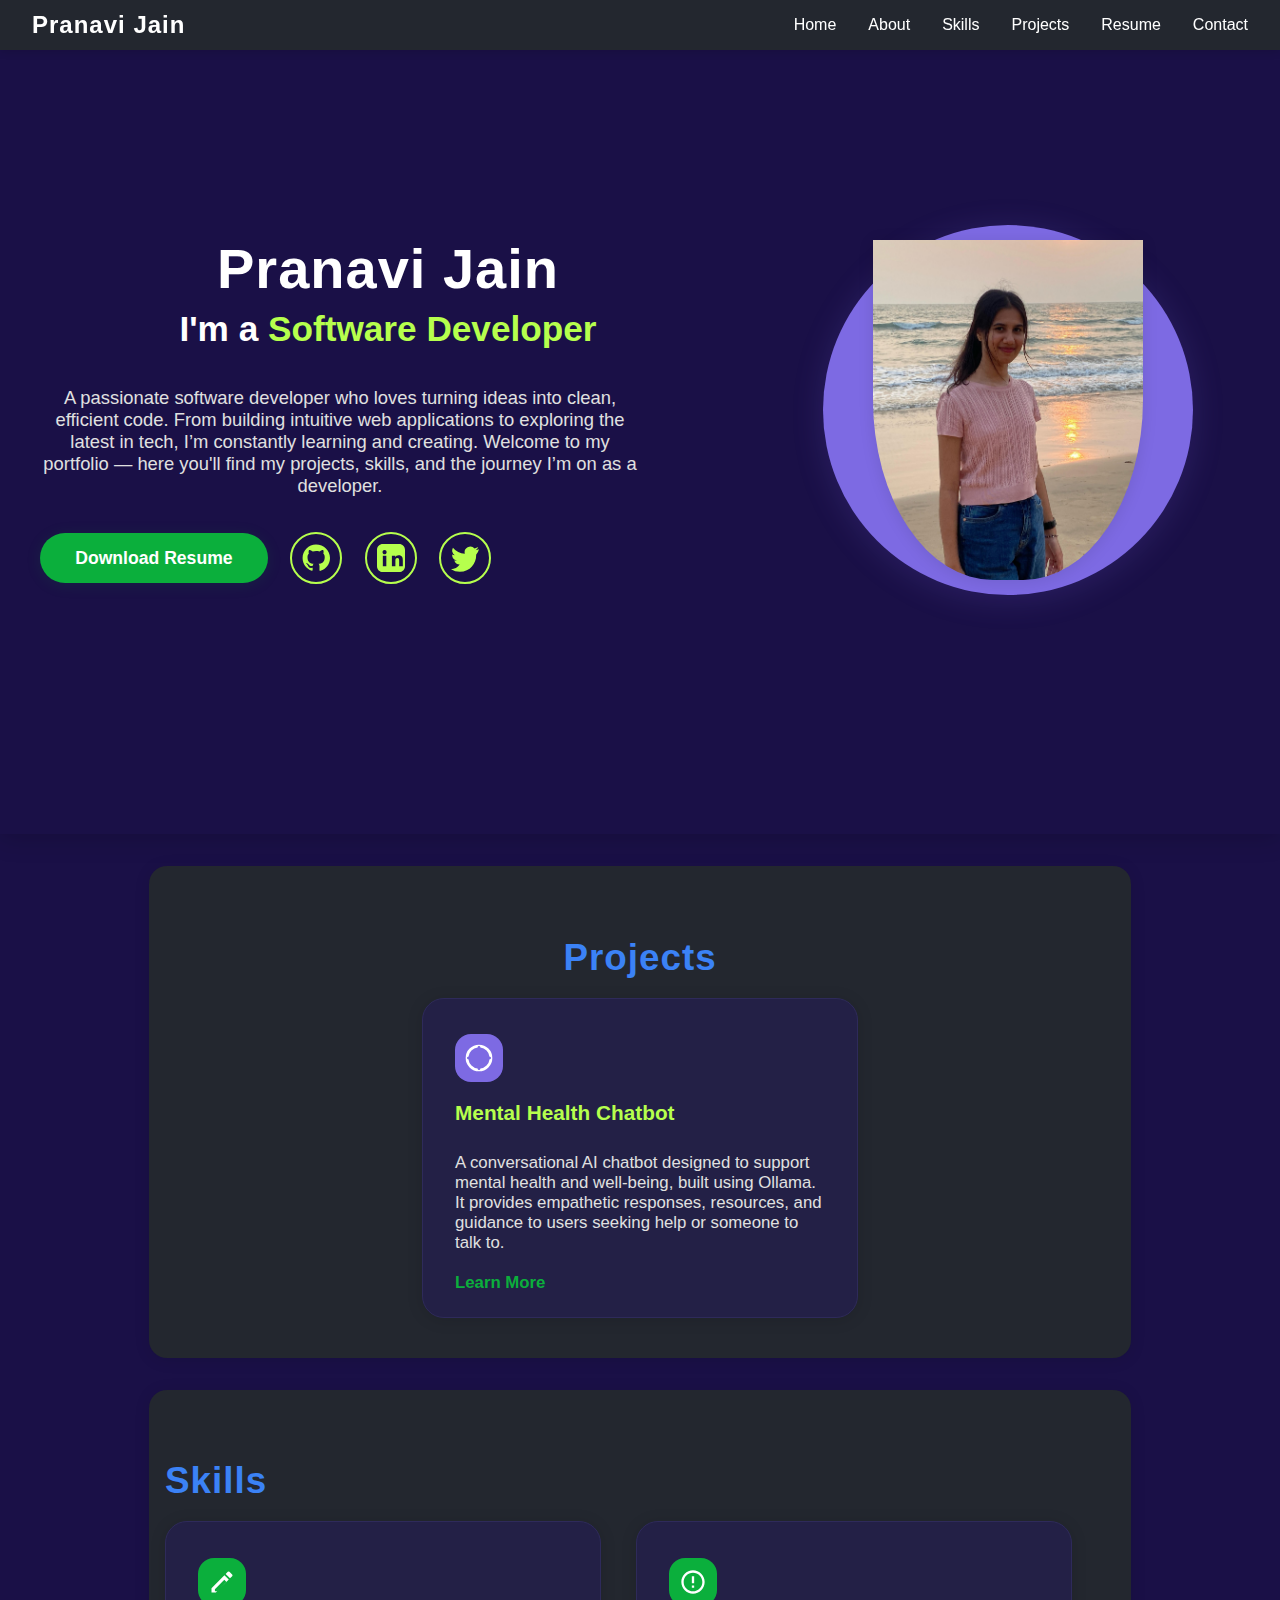
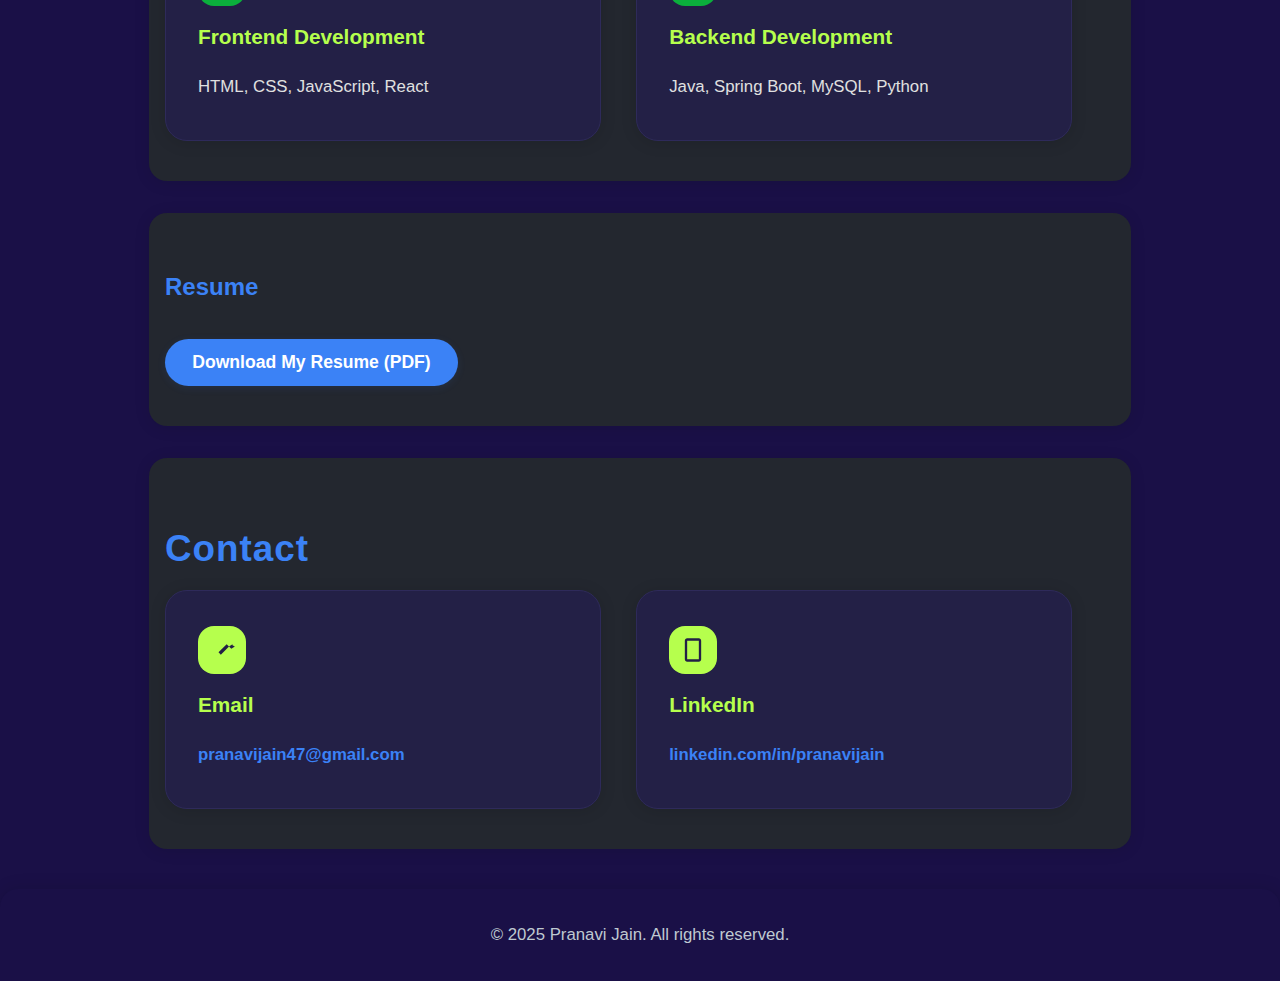
<file: codsoft_task1/index.html>
<!DOCTYPE html>
<html lang="en">
<head>
    <meta charset="UTF-8">
    <meta name="viewport" content="width=device-width, initial-scale=1.0">
    <title>Pranavi Jain | Portfolio</title>
    <link rel="stylesheet" href="styles.css">
</head>
<body>
    <nav>
        <div class="logo">Pranavi Jain</div>
        <ul>
            <li><a href="#home">Home</a></li>
            <li><a href="#about">About</a></li>
            <li><a href="#skills">Skills</a></li>
            <li><a href="#projects">Projects</a></li>
            <li><a href="#resume">Resume</a></li>
            <li><a href="#contact">Contact</a></li>
        </ul>
    </nav>
    <header id="home" class="hero-section">
        <div class="hero-content">
            <div class="hero-text">
                <h1>Pranavi Jain</h1>
                <h2>I'm a <span class="highlight">Software Developer</span></h2>
                <p class="hero-bio">A passionate software developer who loves turning ideas into clean, efficient code. From building intuitive web applications to exploring the latest in tech, I’m constantly learning and creating. Welcome to my portfolio — here you'll find my projects, skills, and the journey I’m on as a developer.</p>
                <div class="hero-actions">
                    <a href="resume.pdf" class="resume-btn" download>Download Resume</a>
                    <a href="https://github.com/" class="social-icon" target="_blank" aria-label="GitHub"><svg width="28" height="28" fill="currentColor" viewBox="0 0 24 24"><path d="M12 .5C5.73.5.5 5.73.5 12c0 5.08 3.29 9.39 7.86 10.91.58.11.79-.25.79-.56 0-.28-.01-1.02-.02-2-3.2.7-3.88-1.54-3.88-1.54-.53-1.34-1.3-1.7-1.3-1.7-1.06-.72.08-.71.08-.71 1.17.08 1.78 1.2 1.78 1.2 1.04 1.78 2.73 1.27 3.4.97.11-.75.41-1.27.74-1.56-2.55-.29-5.23-1.28-5.23-5.7 0-1.26.45-2.29 1.19-3.1-.12-.29-.52-1.46.11-3.05 0 0 .97-.31 3.18 1.18a11.1 11.1 0 0 1 2.9-.39c.98 0 1.97.13 2.9.39 2.2-1.49 3.17-1.18 3.17-1.18.63 1.59.23 2.76.11 3.05.74.81 1.19 1.84 1.19 3.1 0 4.43-2.69 5.41-5.25 5.7.42.36.79 1.09.79 2.2 0 1.59-.01 2.87-.01 3.26 0 .31.21.68.8.56C20.71 21.39 24 17.08 24 12c0-6.27-5.23-11.5-12-11.5z"/></svg></a>
                    <a href="https://linkedin.com/" class="social-icon" target="_blank" aria-label="LinkedIn"><svg width="28" height="28" fill="currentColor" viewBox="0 0 24 24"><path d="M19 0h-14c-2.76 0-5 2.24-5 5v14c0 2.76 2.24 5 5 5h14c2.76 0 5-2.24 5-5v-14c0-2.76-2.24-5-5-5zm-11 19h-3v-9h3v9zm-1.5-10.28c-.97 0-1.75-.79-1.75-1.75s.78-1.75 1.75-1.75 1.75.79 1.75 1.75-.78 1.75-1.75 1.75zm15.5 10.28h-3v-4.5c0-1.08-.02-2.47-1.5-2.47-1.5 0-1.73 1.17-1.73 2.39v4.58h-3v-9h2.88v1.23h.04c.4-.75 1.38-1.54 2.84-1.54 3.04 0 3.6 2 3.6 4.59v4.72z"/></svg></a>
                    <a href="https://twitter.com/" class="social-icon" target="_blank" aria-label="Twitter"><svg width="28" height="28" fill="currentColor" viewBox="0 0 24 24"><path d="M24 4.56c-.88.39-1.83.65-2.82.77a4.93 4.93 0 0 0 2.16-2.72c-.95.56-2 .97-3.13 1.19a4.92 4.92 0 0 0-8.39 4.48A13.97 13.97 0 0 1 1.67 3.15a4.92 4.92 0 0 0 1.52 6.57c-.8-.02-1.56-.25-2.22-.62v.06a4.93 4.93 0 0 0 3.95 4.83c-.39.11-.8.17-1.22.17-.3 0-.58-.03-.86-.08a4.93 4.93 0 0 0 4.6 3.42A9.87 9.87 0 0 1 0 21.54a13.94 13.94 0 0 0 7.56 2.22c9.05 0 14-7.5 14-14 0-.21 0-.42-.02-.63A10.02 10.02 0 0 0 24 4.56z"/></svg></a>
                </div>
            </div>
            <div class="hero-image">
                <div class="hero-img-bg">
                    <img src="pranavi photo.jpg" alt="Pranavi Jain" class="profile-img">
                </div>
            </div>
        </div>
    </header>
    <section id="projects" class="section-cards">
        <h2 class="section-title">Projects</h2>
        <div class="cards-container">
            <div class="card project-card">
                <div class="card-icon"><svg width="32" height="32" fill="currentColor" viewBox="0 0 24 24"><path d="M12 2a10 10 0 1 0 10 10A10.011 10.011 0 0 0 12 2zm1 17.93V20a1 1 0 0 1-2 0v-.07A8.014 8.014 0 0 1 4.07 13H4a1 1 0 0 1 0-2h.07A8.014 8.014 0 0 1 11 4.07V4a1 1 0 0 1 2 0v.07A8.014 8.014 0 0 1 19.93 11H20a1 1 0 0 1 0 2h-.07A8.014 8.014 0 0 1 13 19.93z"/></svg></div>
                <h3>Mental Health Chatbot</h3>
                <p>A conversational AI chatbot designed to support mental health and well-being, built using Ollama. It provides empathetic responses, resources, and guidance to users seeking help or someone to talk to.</p>
                <a href="#" class="card-link">Learn More</a>
            </div>
        </div>
    </section>
    <section id="skills" class="section-cards">
        <h2 class="section-title">Skills</h2>
        <div class="cards-container">
            <div class="card skill-card">
                <div class="card-icon"><svg width="28" height="28" fill="currentColor" viewBox="0 0 24 24"><path d="M3 17.25V21h3.75l11.06-11.06-3.75-3.75L3 17.25zm2.92.92l8.06-8.06 1.83 1.83-8.06 8.06H5.92v-1.83zM20.71 7.04a1.003 1.003 0 0 0 0-1.42l-2.34-2.34a1.003 1.003 0 0 0-1.42 0l-1.83 1.83 3.75 3.75 1.84-1.82z"/></svg></div>
                <h3>Frontend Development</h3>
                <p>HTML, CSS, JavaScript, React</p>
            </div>
            <div class="card skill-card">
                <div class="card-icon"><svg width="28" height="28" fill="currentColor" viewBox="0 0 24 24"><path d="M12 2C6.48 2 2 6.48 2 12s4.48 10 10 10 10-4.48 10-10S17.52 2 12 2zm0 18c-4.41 0-8-3.59-8-8s3.59-8 8-8 8 3.59 8 8-3.59 8-8 8zm-1-13h2v6h-2zm0 8h2v2h-2z"/></svg></div>
                <h3>Backend Development</h3>
                <p>Java, Spring Boot, MySQL, Python</p>
            </div>
        </div>
    </section>
    <section id="resume">
        <h2>Resume</h2>
        <a href="resume.pdf" download>Download My Resume (PDF)</a>
    </section>
    <section id="contact" class="section-cards">
        <h2 class="section-title">Contact</h2>
        <div class="cards-container">
            <div class="card contact-card">
                <div class="card-icon"><svg width="28" height="28" fill="currentColor" viewBox="0 0 24 24"><path d="M21 8V7l-3 2-2-2-7 7 2 2 7-7 2 2 3-2z"/></svg></div>
                <h3>Email</h3>
                <p><a href="mailto:pranavijain47@gmail.com">pranavijain47@gmail.com</a></p>
            </div>
            <div class="card contact-card">
                <div class="card-icon"><svg width="28" height="28" fill="currentColor" viewBox="0 0 24 24"><path d="M17 2H7C5.9 2 5 2.9 5 4v16c0 1.1.9 2 2 2h10c1.1 0 2-.9 2-2V4c0-1.1-.9-2-2-2zm0 18H7V4h10v16z"/></svg></div>
                <h3>LinkedIn</h3>
                <p><a href="https://linkedin.com/" target="_blank">linkedin.com/in/pranavijain</a></p>
            </div>
        </div>
    </section>
    <footer>
        <p>&copy; 2025 Pranavi Jain. All rights reserved.</p>
    </footer>
</body>
</html>
</file>
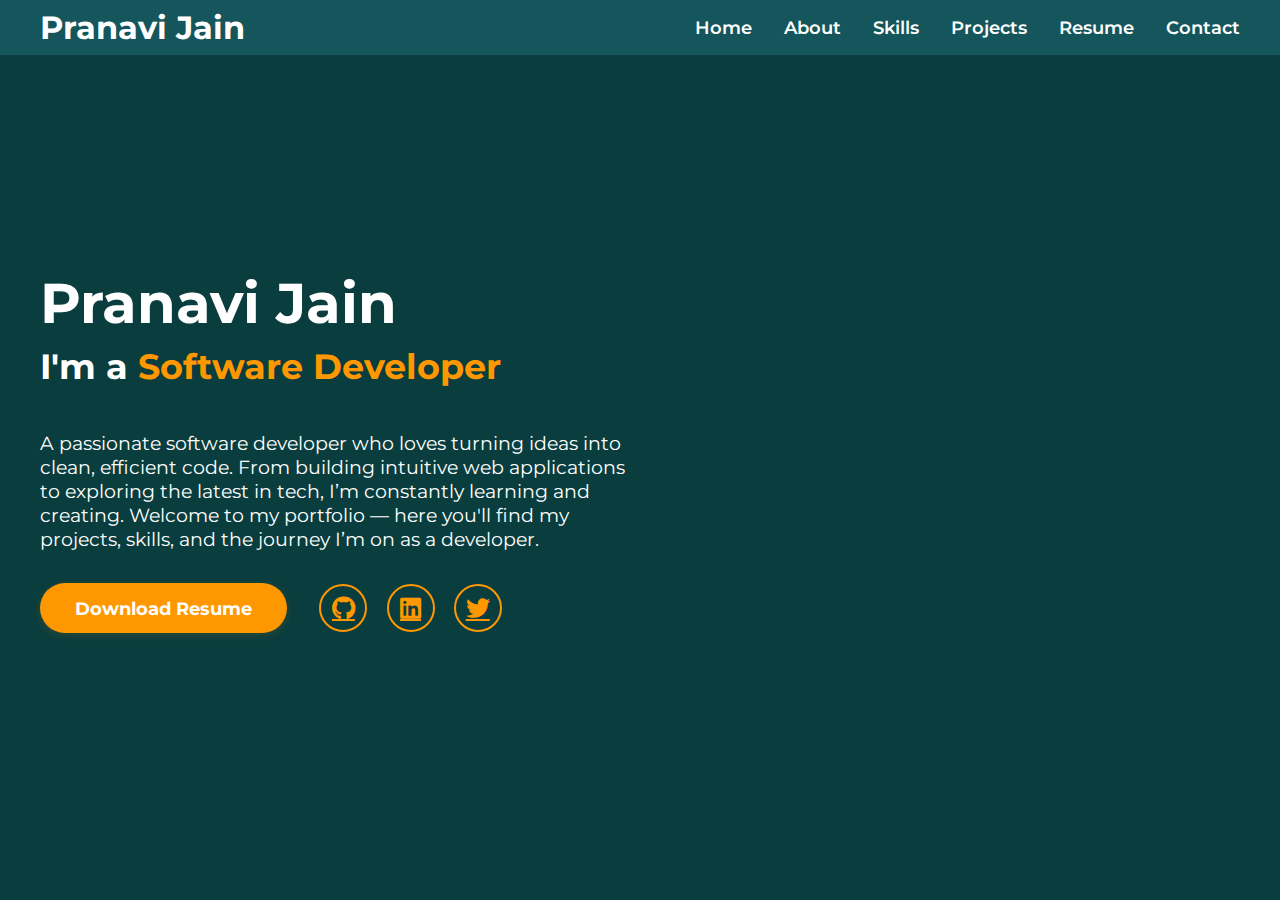
<file: codsoft_task2/index.html>
<!DOCTYPE html>
<html lang="en">
<head>
    <meta charset="UTF-8">
    <meta name="viewport" content="width=device-width, initial-scale=1.0">
    <title>Pranavi Jain | Portfolio</title>
    <link rel="stylesheet" href="styles.css">
    <link rel="preconnect" href="https://fonts.googleapis.com">
    <link rel="preconnect" href="https://fonts.gstatic.com" crossorigin>
    <link href="https://fonts.googleapis.com/css2?family=Montserrat:wght@400;700&display=swap" rel="stylesheet">
    <link rel="stylesheet" href="https://cdnjs.cloudflare.com/ajax/libs/font-awesome/5.15.4/css/all.min.css">
</head>
<body>
    <header>
        <nav class="navbar">
            <div class="logo">Pranavi Jain</div>
            <ul class="nav-links">
                <li><a href="#home">Home</a></li>
                <li><a href="#about">About</a></li>
                <li><a href="#skills">Skills</a></li>
                <li><a href="#projects">Projects</a></li>
                <li><a href="#resume">Resume</a></li>
                <li><a href="#contact">Contact</a></li>
            </ul>
        </nav>
    </header>
    <main>
        <section class="hero" id="home">
            <div class="hero-content">
                <h1>Pranavi Jain</h1>
                <h2>I'm a <span class="highlight">Software Developer</span></h2>
                <p>A passionate software developer who loves turning ideas into clean, efficient code. From building intuitive web applications to exploring the latest in tech, I’m constantly learning and creating. Welcome to my portfolio — here you'll find my projects, skills, and the journey I’m on as a developer.</p>
                <div class="hero-buttons">
                    <a href="#resume" class="btn">Download Resume</a>
                    <div class="social-icons">
                        <a href="#" title="GitHub"><i class="fab fa-github"></i></a>
                        <a href="#" title="LinkedIn"><i class="fab fa-linkedin"></i></a>
                        <a href="#" title="Twitter"><i class="fab fa-twitter"></i></a>
                    </div>
                </div>
            </div>
        </section>
    </main>
</body>
</html>
</file>
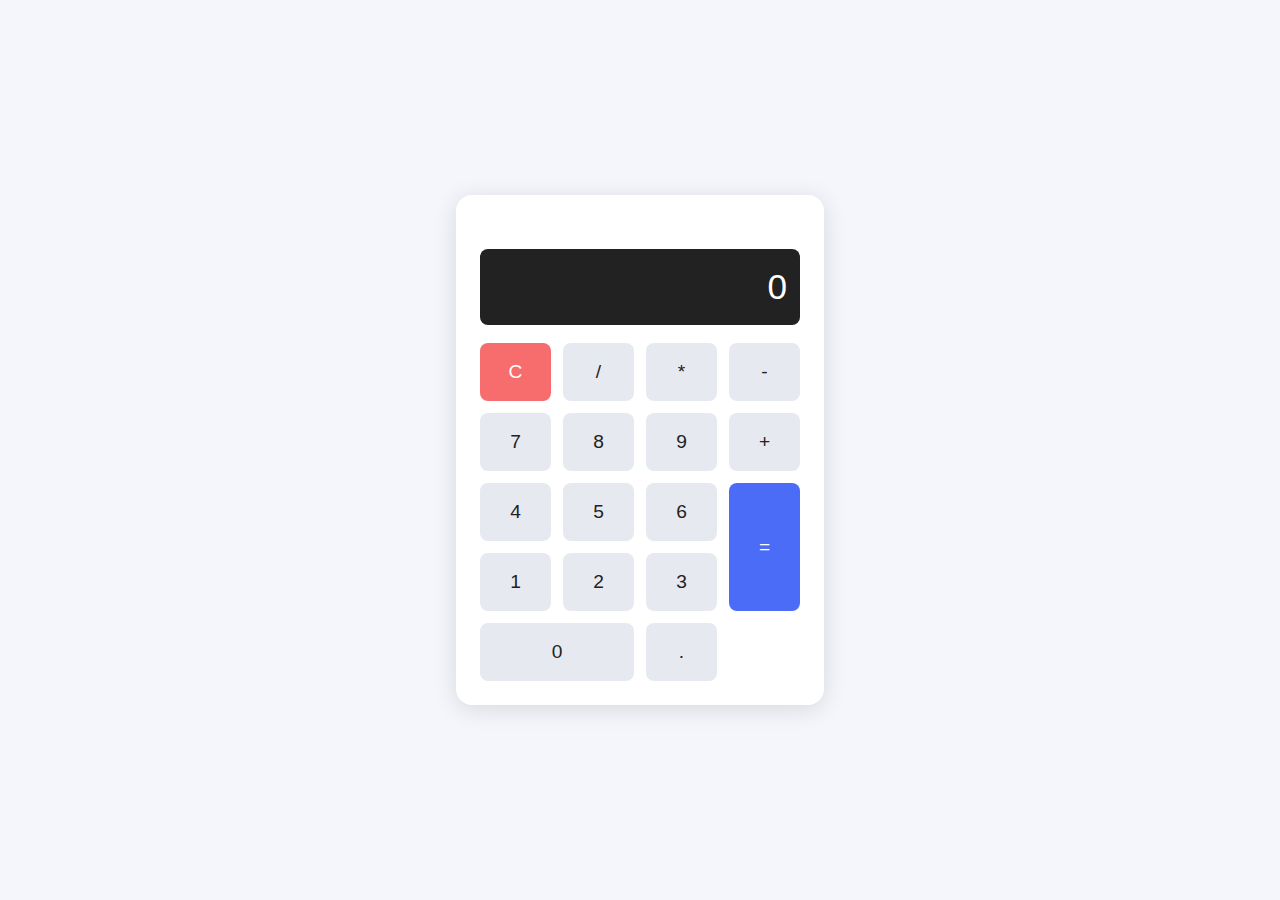
<file: codsoft_task3/index.html>
<!DOCTYPE html>
<html lang="en">
<head>
    <meta charset="UTF-8">
    <meta name="viewport" content="width=device-width, initial-scale=1.0">
    <title>Calculator</title>
    <link rel="stylesheet" href="styles.css">
</head>
<body>
    <div class="calculator">
        <div class="calculator-operation" id="operation"></div>
        <div class="calculator-display" id="display">0</div>
        <div class="calculator-buttons">
            <button class="btn" data-action="clear">C</button>
            <button class="btn" data-action="divide">/</button>
            <button class="btn" data-action="multiply">*</button>
            <button class="btn" data-action="subtract">-</button>
            <button class="btn" data-number="7">7</button>
            <button class="btn" data-number="8">8</button>
            <button class="btn" data-number="9">9</button>
            <button class="btn" data-action="add">+</button>
            <button class="btn" data-number="4">4</button>
            <button class="btn" data-number="5">5</button>
            <button class="btn" data-number="6">6</button>
            <button class="btn" data-action="equals" rowspan="2">=</button>
            <button class="btn" data-number="1">1</button>
            <button class="btn" data-number="2">2</button>
            <button class="btn" data-number="3">3</button>
            <button class="btn" data-number="0" style="grid-column: span 2;">0</button>
            <button class="btn" data-number=".">.</button>
        </div>
    </div>
    <script src="script.js"></script>
</body>
</html>
</file>
<file: codsoft_task1/styles.css>
body {
    font-family: 'Segoe UI', Tahoma, Geneva, Verdana, sans-serif;
    margin: 0;
    padding: 0;
    background: #1a1047;
    color: #fff;
}
nav {
    background: #23272f;
    display: flex;
    justify-content: space-between;
    align-items: center;
    padding: 0.7rem 2.5vw;
    position: sticky;
    top: 0;
    z-index: 100;
    box-shadow: 0 2px 8px rgba(0,0,0,0.12);
}
nav .logo {
    font-size: 1.5rem;
    font-weight: 700;
    letter-spacing: 1px;
    color: #fff;
}
nav ul {
    list-style: none;
    display: flex;
    gap: 2rem;
    margin: 0;
    padding: 0;
}
nav ul li a {
    color: #fff;
    text-decoration: none;
    font-weight: 500;
    font-size: 1rem;
    transition: color 0.2s;
}
nav ul li a:hover {
    color: #3b82f6;
}
header {
    background: #23272f;
    color: #fff;
    padding: 3.5rem 0 2.5rem 0;
    text-align: center;
    box-shadow: 0 4px 24px rgba(0,0,0,0.18);
}
header h1 {
    margin: 0;
    font-size: 3rem;
    letter-spacing: 2px;
    font-weight: 800;
}
.tagline {
    font-size: 1.3rem;
    margin-top: 1.2rem;
    font-style: italic;
    color: #bfc9d1;
}
.hero-btn {
    margin-top: 2rem;
    background: #3b82f6;
    color: #fff;
    border: none;
    padding: 0.9rem 2.2rem;
    border-radius: 30px;
    font-size: 1.1rem;
    font-weight: 700;
    cursor: pointer;
    box-shadow: 0 2px 8px rgba(59,130,246,0.10);
    transition: background 0.2s, transform 0.2s;
}
.hero-btn:hover {
    background: #2563eb;
    transform: translateY(-2px) scale(1.04);
}
.hero-section {
    background: #1a1047;
    padding: 0 0 4rem 0;
    min-height: 80vh;
    display: flex;
    align-items: center;
    justify-content: center;
}
.hero-content {
    display: flex;
    align-items: center;
    justify-content: space-between;
    max-width: 1200px;
    margin: 0 auto;
    width: 100%;
    gap: 2.5rem;
}
.hero-text {
    flex: 1 1 60%;
    display: flex;
    flex-direction: column;
    justify-content: center;
}
.hero-text h1 {
    font-size: 3.5rem;
    font-weight: 900;
    margin: 0 0 0.5rem 0;
    color: #fff;
    letter-spacing: 1px;
}
.hero-text h2 {
    font-size: 2.2rem;
    font-weight: 700;
    margin: 0 0 1.2rem 0;
    color: #fff;
}
.hero-text .highlight {
    color: #b6ff4d;
}
.hero-bio {
    font-size: 1.15rem;
    color: #e0e0e0;
    margin-bottom: 2.2rem;
    max-width: 600px;
}
.hero-actions {
    display: flex;
    align-items: center;
    gap: 1.2rem;
}
.resume-btn {
    background: #0baf3c;
    color: #fff;
    font-weight: 700;
    font-size: 1.1rem;
    padding: 0.9rem 2.2rem;
    border-radius: 30px;
    text-decoration: none;
    box-shadow: 0 2px 16px rgba(11,175,60,0.10);
    border: none;
    transition: background 0.2s, box-shadow 0.2s, transform 0.2s;
    outline: none;
    cursor: pointer;
}
.resume-btn:hover {
    background: #0a8c2c;
    box-shadow: 0 4px 24px rgba(11,175,60,0.18);
    transform: translateY(-2px) scale(1.04);
}
.social-icon {
    display: flex;
    align-items: center;
    justify-content: center;
    width: 48px;
    height: 48px;
    border-radius: 50%;
    border: 2px solid #b6ff4d;
    color: #b6ff4d;
    background: transparent;
    font-size: 1.5rem;
    margin-left: 0.2rem;
    transition: background 0.2s, color 0.2s, border 0.2s, transform 0.2s;
}
.social-icon:hover {
    background: #b6ff4d;
    color: #1a1047;
    border: 2px solid #0baf3c;
    transform: scale(1.08);
}
.hero-image {
    flex: 1 1 40%;
    display: flex;
    align-items: center;
    justify-content: center;
}
.hero-img-bg {
    background: #7d6ae3;
    border-radius: 50%;
    width: 370px;
    height: 370px;
    display: flex;
    align-items: center;
    justify-content: center;
    box-shadow: 0 4px 32px rgba(125,106,227,0.18);
}
.hero-img-bg .profile-img {
    width: 270px;
    height: 340px;
    border-radius: 0 0 120px 120px/0 0 180px 180px;
    object-fit: cover;
    background: #fff;
    border: none;
    box-shadow: 0 2px 16px rgba(0,0,0,0.10);
}
#about {
    display: flex;
    align-items: center;
    justify-content: center;
    padding: 3rem 1rem 2rem 1rem;
    background: #23272f;
    gap: 2.5rem;
    border-radius: 18px;
    box-shadow: 0 2px 16px rgba(0,0,0,0.10);
    margin: 2rem auto 1.5rem auto;
    max-width: 950px;
}
.profile-img {
    width: 180px;
    height: 180px;
    border-radius: 50%;
    object-fit: cover;
    border: 5px solid #3b82f6;
    box-shadow: 0 2px 16px rgba(59,130,246,0.10);
    background: #181a20;
}
.bio {
    max-width: 540px;
}
.bio h2 {
    color: #3b82f6;
    margin-bottom: 0.7rem;
}
#skills, #projects, #resume, #contact {
    padding: 2.5rem 1rem;
    background: #23272f;
    margin: 2rem auto;
    border-radius: 18px;
    max-width: 950px;
    box-shadow: 0 2px 16px rgba(0,0,0,0.10);
}
#skills h2, #projects h2, #resume h2, #contact h2 {
    color: #3b82f6;
    margin-bottom: 1.2rem;
}
#skills ul {
    list-style: none;
    padding: 0;
    display: flex;
    gap: 1.5rem;
    flex-wrap: wrap;
    justify-content: flex-start;
}
#skills li {
    background: #323846;
    color: #fff;
    padding: 0.7rem 1.5rem;
    border-radius: 22px;
    font-weight: 600;
    font-size: 1.05rem;
    box-shadow: 0 1px 6px rgba(59,130,246,0.10);
    transition: background 0.15s, transform 0.15s;
}
#skills li:hover {
    background: #3b82f6;
    color: #fff;
    transform: translateY(-3px) scale(1.05);
}
#projects {
    display: flex;
    flex-direction: column;
    align-items: center;
    background: #23272f;
}
.project {
    background: #181a20;
    border-radius: 14px;
    box-shadow: 0 2px 16px rgba(0,0,0,0.13);
    margin: 1.5rem 0;
    padding: 1.5rem;
    max-width: 440px;
    width: 100%;
    text-align: center;
    border: 1.5px solid #23272f;
    transition: box-shadow 0.2s, transform 0.2s;
}
.project:hover {
    box-shadow: 0 8px 32px rgba(59,130,246,0.18);
    transform: translateY(-4px) scale(1.02);
}
.project img {
    width: 100%;
    max-width: 350px;
    border-radius: 10px;
    margin-bottom: 0.7rem;
    box-shadow: 0 1px 8px rgba(59,130,246,0.10);
    background: #23272f;
}
#resume a {
    display: inline-block;
    margin-top: 1.2rem;
    background: #3b82f6;
    color: #fff;
    padding: 0.8rem 1.7rem;
    border-radius: 25px;
    text-decoration: none;
    font-weight: 700;
    font-size: 1.1rem;
    box-shadow: 0 2px 8px rgba(59,130,246,0.10);
    transition: background 0.2s, color 0.2s, box-shadow 0.2s;
}
#resume a:hover {
    background: #2563eb;
    color: #fff;
    box-shadow: 0 4px 16px rgba(59,130,246,0.18);
}
#contact a {
    color: #3b82f6;
    text-decoration: none;
    font-weight: 600;
    transition: color 0.2s;
}
#contact a:hover {
    color: #fff;
    text-decoration: underline;
}
footer {
    background: #1a1047;
    color: #bfc9d1;
    text-align: center;
    padding: 1.2rem 0;
    margin-top: 2.5rem;
    font-size: 1.05rem;
    border-top-left-radius: 18px;
    border-top-right-radius: 18px;
    box-shadow: 0 -2px 16px rgba(0,0,0,0.10);
}
.section-cards {
    margin: 0 auto 3rem auto;
    padding: 0 0 2rem 0;
    max-width: 1100px;
    background: #1a1047;
    border-radius: 0;
}
.section-title {
    font-size: 2.3rem;
    font-weight: 800;
    color: #fff;
    margin-bottom: 2.2rem;
    letter-spacing: 1px;
    text-align: left;
}
.cards-container {
    display: flex;
    flex-wrap: wrap;
    gap: 2.2rem;
    justify-content: flex-start;
}
.card {
    background: #232046;
    border-radius: 22px;
    box-shadow: 0 2px 16px rgba(0,0,0,0.13);
    padding: 2.2rem 2rem 1.5rem 2rem;
    min-width: 270px;
    max-width: 370px;
    flex: 1 1 320px;
    display: flex;
    flex-direction: column;
    align-items: flex-start;
    transition: box-shadow 0.2s, transform 0.2s;
    border: 1.5px solid #2e2a5a;
}
.card:hover {
    box-shadow: 0 8px 32px rgba(182,255,77,0.10);
    transform: translateY(-4px) scale(1.03);
}
.card-icon {
    width: 48px;
    height: 48px;
    border-radius: 16px;
    background: #7d6ae3;
    display: flex;
    align-items: center;
    justify-content: center;
    margin-bottom: 1.2rem;
    color: #fff;
    font-size: 2rem;
}
.card h3 {
    font-size: 1.3rem;
    font-weight: 700;
    margin: 0 0 0.7rem 0;
    color: #b6ff4d;
}
.card p {
    color: #e0e0e0;
    font-size: 1.05rem;
    margin-bottom: 1.2rem;
}
.card-link {
    color: #0baf3c;
    font-weight: 700;
    text-decoration: none;
    font-size: 1.05rem;
    margin-top: auto;
    transition: color 0.2s;
}
.card-link:hover {
    color: #b6ff4d;
    text-decoration: underline;
}
.skill-card .card-icon {
    background: #0baf3c;
}
.contact-card .card-icon {
    background: #b6ff4d;
    color: #232046;
}
@media (max-width: 1000px) {
    #about, #skills, #projects, #resume, #contact {
        max-width: 98vw;
    }
    .hero-content {
        flex-direction: column-reverse;
        gap: 2.5rem;
        align-items: center;
        justify-content: center;
    }
    .hero-image, .hero-text {
        width: 100%;
        flex: unset;
    }
    .hero-img-bg {
        width: 270px;
        height: 270px;
    }
    .hero-img-bg .profile-img {
        width: 180px;
        height: 220px;
    }
    .hero-text h1 {
        font-size: 2.2rem;
    }
    .hero-text h2 {
        font-size: 1.3rem;
    }
}
@media (max-width: 700px) {
    #about {
        flex-direction: column;
        gap: 1.2rem;
    }
    .project {
        max-width: 98vw;
    }
    nav ul {
        gap: 1rem;
    }
}
@media (max-width: 900px) {
    .cards-container {
        flex-direction: column;
        gap: 1.5rem;
        align-items: stretch;
    }
    .card {
        max-width: 100%;
        min-width: unset;
    }
}
</file>
<file: codsoft_task2/styles.css>
body {
    margin: 0;
    font-family: 'Montserrat', Arial, sans-serif;
    background: #0a3d3e; /* Teal background */
    color: #fff;
}

header {
    background: #14565b; /* Darker teal */
    padding: 0.5rem 0;
}

.navbar {
    display: flex;
    justify-content: space-between;
    align-items: center;
    max-width: 1200px;
    margin: 0 auto;
    padding: 0 2rem;
}

.logo {
    font-size: 2rem;
    font-weight: 700;
    color: #fff;
}

.nav-links {
    list-style: none;
    display: flex;
    gap: 2rem;
    margin: 0;
    padding: 0;
}

.nav-links a {
    color: #fff;
    text-decoration: none;
    font-weight: 600;
    font-size: 1.1rem;
    transition: color 0.2s;
}

.nav-links a:hover {
    color: #ff9800; /* Orange accent */
}

.hero {
    display: flex;
    align-items: center;
    justify-content: center;
    min-height: 80vh;
    max-width: 1200px;
    margin: 0 auto;
    padding: 3rem 2rem 0 2rem;
    gap: 3rem;
}

.hero-content {
    flex: 1;
    display: flex;
    flex-direction: column;
    align-items: flex-start;
    justify-content: center;
}

.hero-content h1 {
    font-size: 3.5rem;
    font-weight: 700;
    margin: 0 0 0.5rem 0;
}

.hero-content h2 {
    font-size: 2.2rem;
    font-weight: 700;
    margin: 0 0 1.5rem 0;
}

.highlight {
    color: #ff9800; /* Orange accent */
}

.hero-content p {
    font-size: 1.2rem;
    margin-bottom: 2rem;
    max-width: 600px;
}

.hero-buttons {
    display: flex;
    align-items: center;
    gap: 2rem;
    margin-bottom: 1.5rem;
}

.btn {
    background: #ff9800; /* Orange */
    color: #fff;
    padding: 0.9rem 2.2rem;
    border: none;
    border-radius: 2rem;
    font-size: 1.1rem;
    font-weight: 700;
    text-decoration: none;
    transition: background 0.2s, color 0.2s;
    box-shadow: 0 2px 8px rgba(255,152,0,0.15);
}

.btn:hover {
    background: #fff;
    color: #ff9800;
    border: 2px solid #ff9800;
}

.social-icons {
    display: flex;
    gap: 1.2rem;
}

.social-icons a {
    display: flex;
    align-items: center;
    justify-content: center;
    width: 44px;
    height: 44px;
    border: 2px solid #ff9800;
    border-radius: 50%;
    color: #ff9800;
    font-size: 1.5rem;
    transition: background 0.2s, color 0.2s;
    background: transparent;
}

.social-icons a:hover {
    background: #ff9800;
    color: #0a3d3e;
}

.hero-image, .image-bg {
    display: none;
}

.hero-decor {
    margin: 2rem auto 0 auto;
    display: flex;
    align-items: center;
    justify-content: center;
    width: 120px;
    height: 120px;
}

.avatar {
    display: none;
}

.avatar i {
    color: #fff;
    font-size: 5rem;
}

@media (max-width: 900px) {
    .hero {
        flex-direction: column;
        gap: 2rem;
        padding-top: 2rem;
    }
    .hero-content, .hero-image {
        align-items: center;
        text-align: center;
    }
    .hero-content {
        align-items: center;
    }
}

@media (max-width: 600px) {
    .navbar {
        flex-direction: column;
        gap: 1rem;
        padding: 0 1rem;
    }
    .hero-content h1 {
        font-size: 2.2rem;
    }
    .hero-content h2 {
        font-size: 1.3rem;
    }
    .image-bg img {
        width: 160px;
        height: 180px;
    }
}
</file>
<file: codsoft_task3/styles.css>
.body, body {
    height: 100vh;
    margin: 0;
    display: flex;
    align-items: center;
    justify-content: center;
    background: #f4f6fb;
    font-family: 'Segoe UI', Arial, sans-serif;
}

.calculator {
    background: #fff;
    border-radius: 16px;
    box-shadow: 0 4px 24px rgba(0,0,0,0.12);
    padding: 32px 24px 24px 24px;
    width: 320px;
}

.calculator-display {
    background: #222;
    color: #fff;
    font-size: 2.2rem;
    border-radius: 8px;
    padding: 18px 12px;
    text-align: right;
    margin-bottom: 18px;
    min-height: 40px;
    letter-spacing: 1px;
    overflow-x: auto;
}

.calculator-operation {
    min-height: 20px;
    color: #888;
    font-size: 1.1rem;
    text-align: right;
    margin-bottom: 2px;
    padding-right: 6px;
    letter-spacing: 1px;
}

.calculator-buttons {
    display: grid;
    grid-template-columns: repeat(4, 1fr);
    gap: 12px;
}

.btn {
    font-size: 1.2rem;
    padding: 18px 0;
    border: none;
    border-radius: 8px;
    background: #e6e9f0;
    color: #222;
    cursor: pointer;
    transition: background 0.2s, color 0.2s;
}

.btn[data-action="equals"] {
    background: #4a6cf7;
    color: #fff;
    grid-row: span 2;
}

.btn[data-action="clear"] {
    background: #f76c6c;
    color: #fff;
}

.btn:hover {
    background: #d1d8e6;
}
</file>
